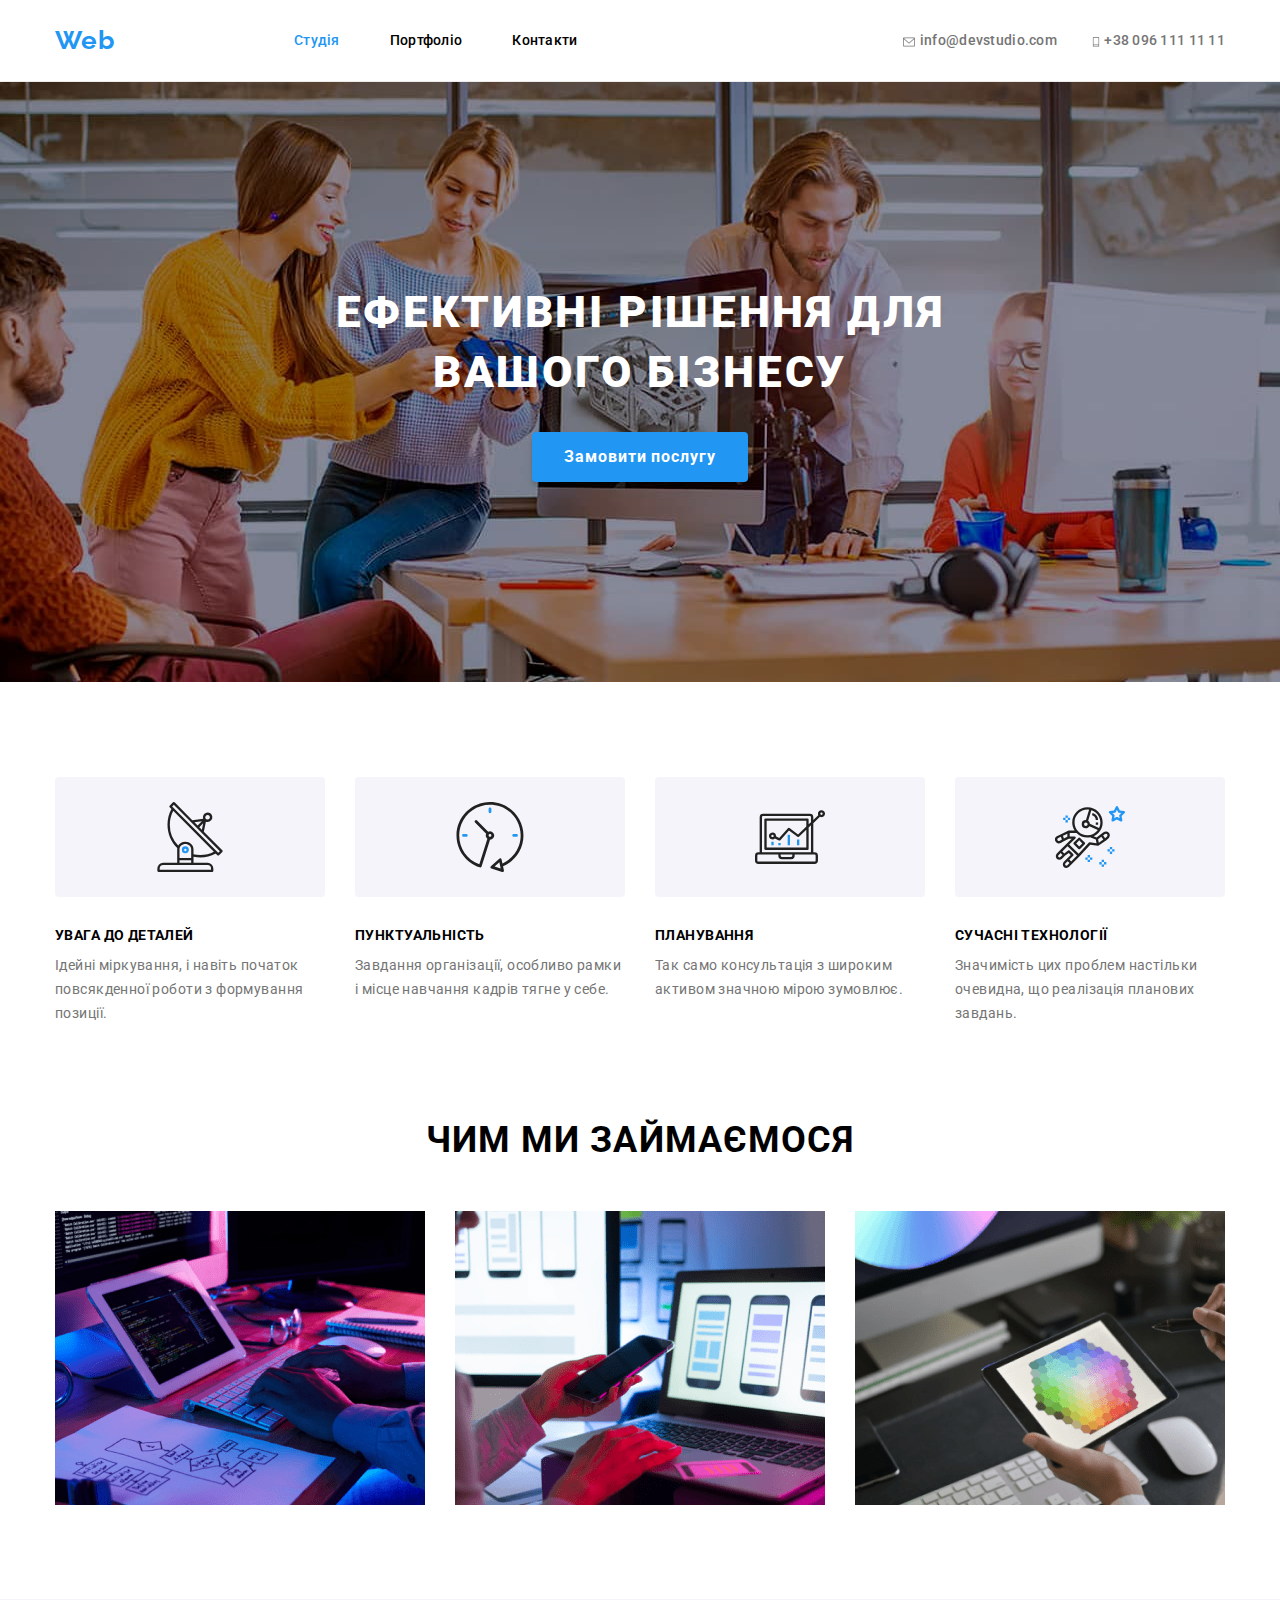
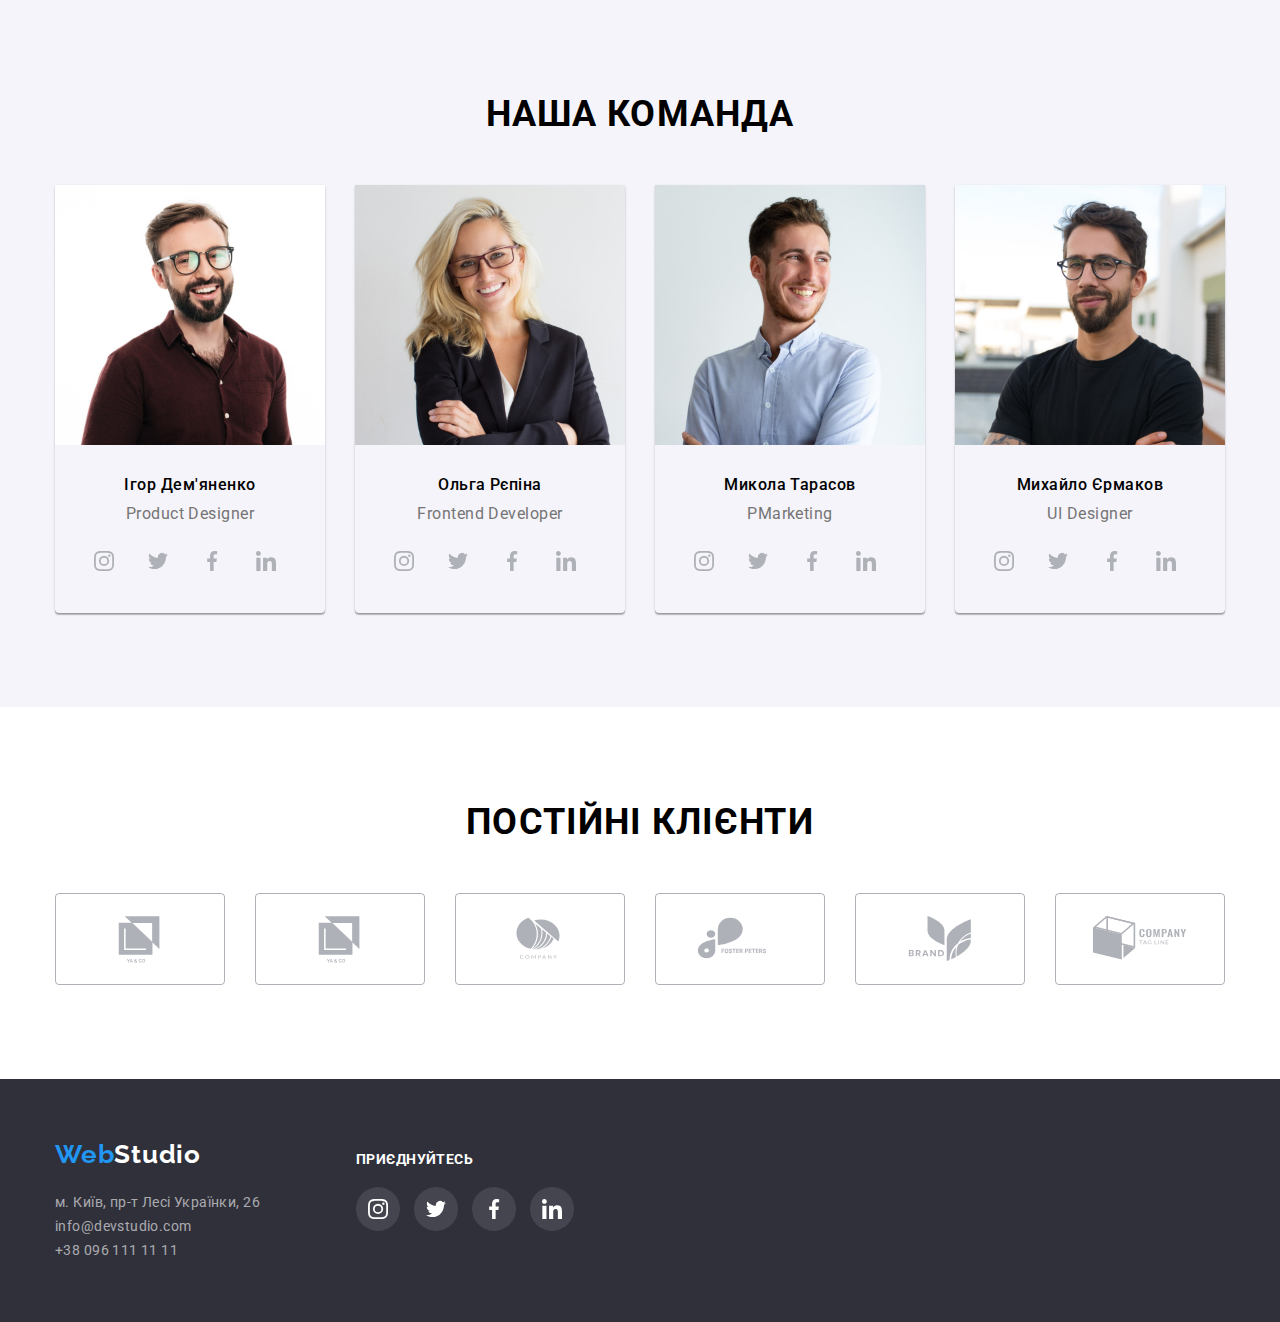
<file: index.html>
<!DOCTYPE html>
<html lang="ua">
<head>
    <meta charset="UTF-8">
    <meta http-equiv="X-UA-Compatible" content="IE=edge">
    <meta name="viewport" content="width=device-width, initial-scale=1.0">
    <title>Студія</title>
    <link rel="stylesheet" href="./css/main.css">
    <link rel="stylesheet" href="./css/reset.css">
</head>
<body>
    <header class="headerb">
        <div class="container">
            <div class="header">
                    <a href="#" class="logo"><span>Web</span>Studio</a>
                <nav class="header__list">
                    <ul>
                        <li><a href="#" class="active">Студія</a></li>
                        <li><a href="portfolio.html">Портфоліо</a></li>
                        <li><a href="#">Контакти</a></li>
                    </ul>
                </nav>
                <div class="header__contact">
                    <a href="info@devstudio.com">
                        <svg height="12px" width="16px" class="contact-icon">
                            <use href="./img/icons.svg#icon-sms">
                        </svg>
                        info@devstudio.com</a>
                    <a href="tel:+380961111111">
                        <svg height="16px" width="10px" class="contact-icon">
                            <use href="./img/icons.svg#icon-phone">
                        </svg>
                        +38 096 111 11 11</a>
                </div>
            </div>
        </div>
    </header>
    <main>
        <section class="service">
            <div class="container">
                <div class="servise__inside">
                    <h1 class="servise__text">Ефективні рішення для вашого бізнесу</h1>
                    <button type="button" class="servise__button">Замовити послугу</button>
                </div>  
            </div>
        </section>
        <section class="peculiarities">
            <div class="container">
                <ul class="peculiarities__list"> 
                    <li class="peculiarities__text">
                        <div class="peculiarities__text-icons">
                            <svg width="70" height="70" >
                                <use href="./img/icons.svg#icon-antenna"></use>
                            </svg>
                        </div>
                        <h3>УВАГА ДО ДЕТАЛЕЙ</h3>
                        <p>Ідейні міркування, і  навіть початок повсякденної роботи з формування позиції.</p>
                    </li>
                    <li class="peculiarities__text">
                        <div class="peculiarities__text-icons">
                            <svg width="70" height="70" >
                                <use href="./img/icons.svg#icon-clock"></use>
                            </svg>
                        </div>
                        <h3>ПУНКТУАЛЬНІСТЬ</h3>
                        <p>Завдання організації, особливо рамки і місце навчання кадрів тягне у себе.</p>
                    </li>
                    <li class="peculiarities__text">
                        <div class="peculiarities__text-icons">
                            <svg width="70" height="70" >
                                <use href="./img/icons.svg#icon-diagram"></use>
                            </svg>
                        </div>
                    <h3>ПЛАНУВАННЯ</h3>
                    <p>Так само консультація з широким активом значною мірою зумовлює.</p>
                    </li>
                    <li class="peculiarities__text">
                        <div class="peculiarities__text-icons">
                            <svg width="70" height="70" >
                                <use href="./img/icons.svg#icon-astronaut"></use>
                            </svg>
                        </div>
                        <h3>СУЧАСНІ ТЕХНОЛОГІЇ</h3>
                        <p>Значимість цих проблем настільки очевидна, що реалізація планових завдань. </p>
                    </li>
                </ul>
            </div>
        </section>
        <section class="doing">
            <div class="container">
                    <h2 class="doing__title">Чим ми займаємося</h2>
                    <div class="doing__photo">
                        <img src="./img/img-min.png" alt="Code">
                        <img src="./img/img2-min.png" alt="Adaptive">
                        <img src="./img/img3-min.png" alt="Adesign">
                </div>
            </div>
        </section>
        <section class="team">
            <div class="container">
                <h2 class="team__title">Наша команда</h2>
                <ul class="team__cards">
                    <li class="team__card">
                        <img src="./img/img-team-min.jpg" alt="Ігор">
                        <h3>Ігор Дем'яненко</h3>
                        <p>Product Designer</p>
                        <ul class="team__card-social">
                            <li>
                                <a href="#" class="team-icons">
                                    <svg  height="20px" width="20px">
                                        <use href="./img/icons.svg#icon-instagram"></use>
                                    </svg>
                                </a>
                            </li>
                            <li>
                                <a href="#" class="team-icons">
                                    <svg  height="20px" width="20px">
                                        <use href="./img/icons.svg#icon-twitter"></use>
                                    </svg>
                                </a>
                            </li>
                            <li>
                                <a href="#" class="team-icons">
                                    <svg  height="20px" width="20px">
                                        <use href="./img/icons.svg#icon-facebook"></use>
                                    </svg>
                                </a>
                            </li>
                            <li>
                                <a href="#" class="team-icons">
                                    <svg  height="20px" width="20px">
                                        <use href="./img/icons.svg#icon-linkedin"></use>
                                    </svg>
                                </a>
                            </li>
                        </ul>
                    </li>
                    <li class="team__card">
                        <img src="./img/img-team2-min.jpg" alt="Ольга">
                        <h3>Ольга Рєпіна</h3>
                        <p>Frontend Developer</p>
                        <ul class="team__card-social">
                            <li>
                                <a href="#" class="team-icons">
                                    <svg  height="20px" width="20px">
                                        <use href="./img/icons.svg#icon-instagram"></use>
                                    </svg>
                                </a>
                            </li>
                            <li>
                                <a href="#" class="team-icons">
                                    <svg  height="20px" width="20px">
                                        <use href="./img/icons.svg#icon-twitter"></use>
                                    </svg>
                                </a>
                            </li>
                            <li>
                                <a href="#" class="team-icons">
                                    <svg  height="20px" width="20px">
                                        <use href="./img/icons.svg#icon-facebook"></use>
                                    </svg>
                                </a>
                            </li>
                            <li>
                                <a href="#" class="team-icons">
                                    <svg  height="20px" width="20px">
                                        <use href="./img/icons.svg#icon-linkedin"></use>
                                    </svg>
                                </a>
                            </li>
                        </ul>
                    </li>
                    <li class="team__card">
                        <img src="./img/img-team3-min.jpg" alt=">Микола">
                        <h3>Микола Тарасов</h3>
                        <p>PMarketing</p>
                        <ul class="team__card-social">
                            <li>
                                <a href="#" class="team-icons">
                                    <svg  height="20px" width="20px">
                                        <use href="./img/icons.svg#icon-instagram"></use>
                                    </svg>
                                </a>
                            </li>
                            <li>
                                <a href="#" class="team-icons">
                                    <svg  height="20px" width="20px">
                                        <use href="./img/icons.svg#icon-twitter"></use>
                                    </svg>
                                </a>
                            </li>
                            <li>
                                <a href="#" class="team-icons">
                                    <svg  height="20px" width="20px">
                                        <use href="./img/icons.svg#icon-facebook"></use>
                                    </svg>
                                </a>
                            </li>
                            <li>
                                <a href="#" class="team-icons">
                                    <svg  height="20px" width="20px">
                                        <use href="./img/icons.svg#icon-linkedin"></use>
                                    </svg>
                                </a>
                            </li>
                        </ul>
                    </li>
                    <li class="team__card">
                        <img src="./img/img-team4-min.jpg" alt="Михайло">
                        <h3>Михайло Єрмаков</h3>
                        <p>UI Designer</p>
                        <ul class="team__card-social">
                            <li>
                                <a href="#" class="team-icons">
                                    <svg  height="20px" width="20px">
                                        <use href="./img/icons.svg#icon-instagram"></use>
                                    </svg>
                                </a>
                            </li>
                            <li>
                                <a href="#" class="team-icons">
                                    <svg  height="20px" width="20px">
                                        <use href="./img/icons.svg#icon-twitter"></use>
                                    </svg>
                                </a>
                            </li>
                            <li>
                                <a href="#" class="team-icons">
                                    <svg  height="20px" width="20px">
                                        <use href="./img/icons.svg#icon-facebook"></use>
                                    </svg>
                                </a>
                            </li>
                            <li>
                                <a href="#" class="team-icons">
                                    <svg  height="20px" width="20px">
                                        <use href="./img/icons.svg#icon-linkedin"></use>
                                    </svg>
                                </a>
                            </li>
                        </ul>
                    </li>
                </ul>
            </div>
        </section>
        <section class="clients">
            <div class="container">
                <h2 class="clients__title">Постійні клієнти</h2>
                <ul class="clients__list">
                    <li class="clients__list-item">
                        <a href="#">
                            <svg width="106" height="60">
                                <use href="./img/symbol-defs.svg#icon-cp1">
                            </svg>
                        </a>
                    </li>
                    <li class="clients__list-item">
                        <a href="#">
                            <svg width="106" height="60">
                                <use href="./img/symbol-defs.svg#icon-cp2">
                            </svg>
                        </a>
                    </li>
                    <li class="clients__list-item">
                        <a href="#">
                            <svg width="106" height="60">
                                <use href="./img/symbol-defs.svg#icon-cp3">
                            </svg>
                        </a>
                    </li>
                    <li class="clients__list-item">
                        <a href="#">
                            <svg width="106" height="60">
                                <use href="./img/symbol-defs.svg#icon-cp4">
                            </svg>
                        </a>
                    </li>
                    <li class="clients__list-item">
                        <a href="#">
                            <svg width="106" height="60">
                                <use href="./img/symbol-defs.svg#icon-cp5">
                            </svg>
                        </a>
                    </li>
                    <li class="clients__list-item">
                        <a href="#">
                            <svg width="106" height="60">
                                <use href="./img/symbol-defs.svg#icon-cp6">
                            </svg>
                        </a>
                    </li>
                </ul>
            </div>
        </section>
        <footer>
            <div class="container row">
                    <div class="footer__wrapper">
                        <a href="./index.html" class="logo"><span>Web</span>Studio</a>
                        <address>
                        <ul class="footer__list">
                            <li><a href="https://www.google.com/maps/place/бул.+Леси+Украинки,+26,+Киев,+02000/@50.4265807,30.5361918,17z/data=!3m1!4b1!4m5!3m4!1s0x40d4cf0e033ecbe9:0x57a4dffefec77da0!8m2!3d50.4265807!4d30.5383858"><span>м. Київ, пр-т Лесі Українки, 26</span></a></li>
                            <li><a href="info@devstudio.com">info@devstudio.com</a></li>
                            <li><a href="tel:+38 096 111 11 11">+38 096 111 11 11</a></li>
                        </ul>
                    </div>
                    <div class="footer__icons">
                        <p>приєднуйтесь</p>
                        <ul class="footer__icons-list">
                            <li>
                                <a href="#" >
                                    <svg  height="20px" width="20px">
                                        <use href="./img/icons.svg#icon-instagram"></use>
                                    </svg>
                                </a>
                            </li>
                            <li>
                                <a href="#" >
                                    <svg  height="20px" width="20px">
                                        <use href="./img/icons.svg#icon-twitter"></use>
                                    </svg>
                                </a>
                            </li>
                            <li>
                                <a href="#">
                                    <svg  height="20px" width="20px">
                                        <use href="./img/icons.svg#icon-facebook"></use>
                                    </svg>
                                </a>
                            </li>
                            <li>
                                <a href="#">
                                    <svg  height="20px" width="20px">
                                        <use href="./img/icons.svg#icon-linkedin"></use>
                                    </svg>
                                </a>
                            </li>
                        </ul>
                    </div>
                </div>
            </div>
        </footer>
    </main>
</body>
</html>
</file>
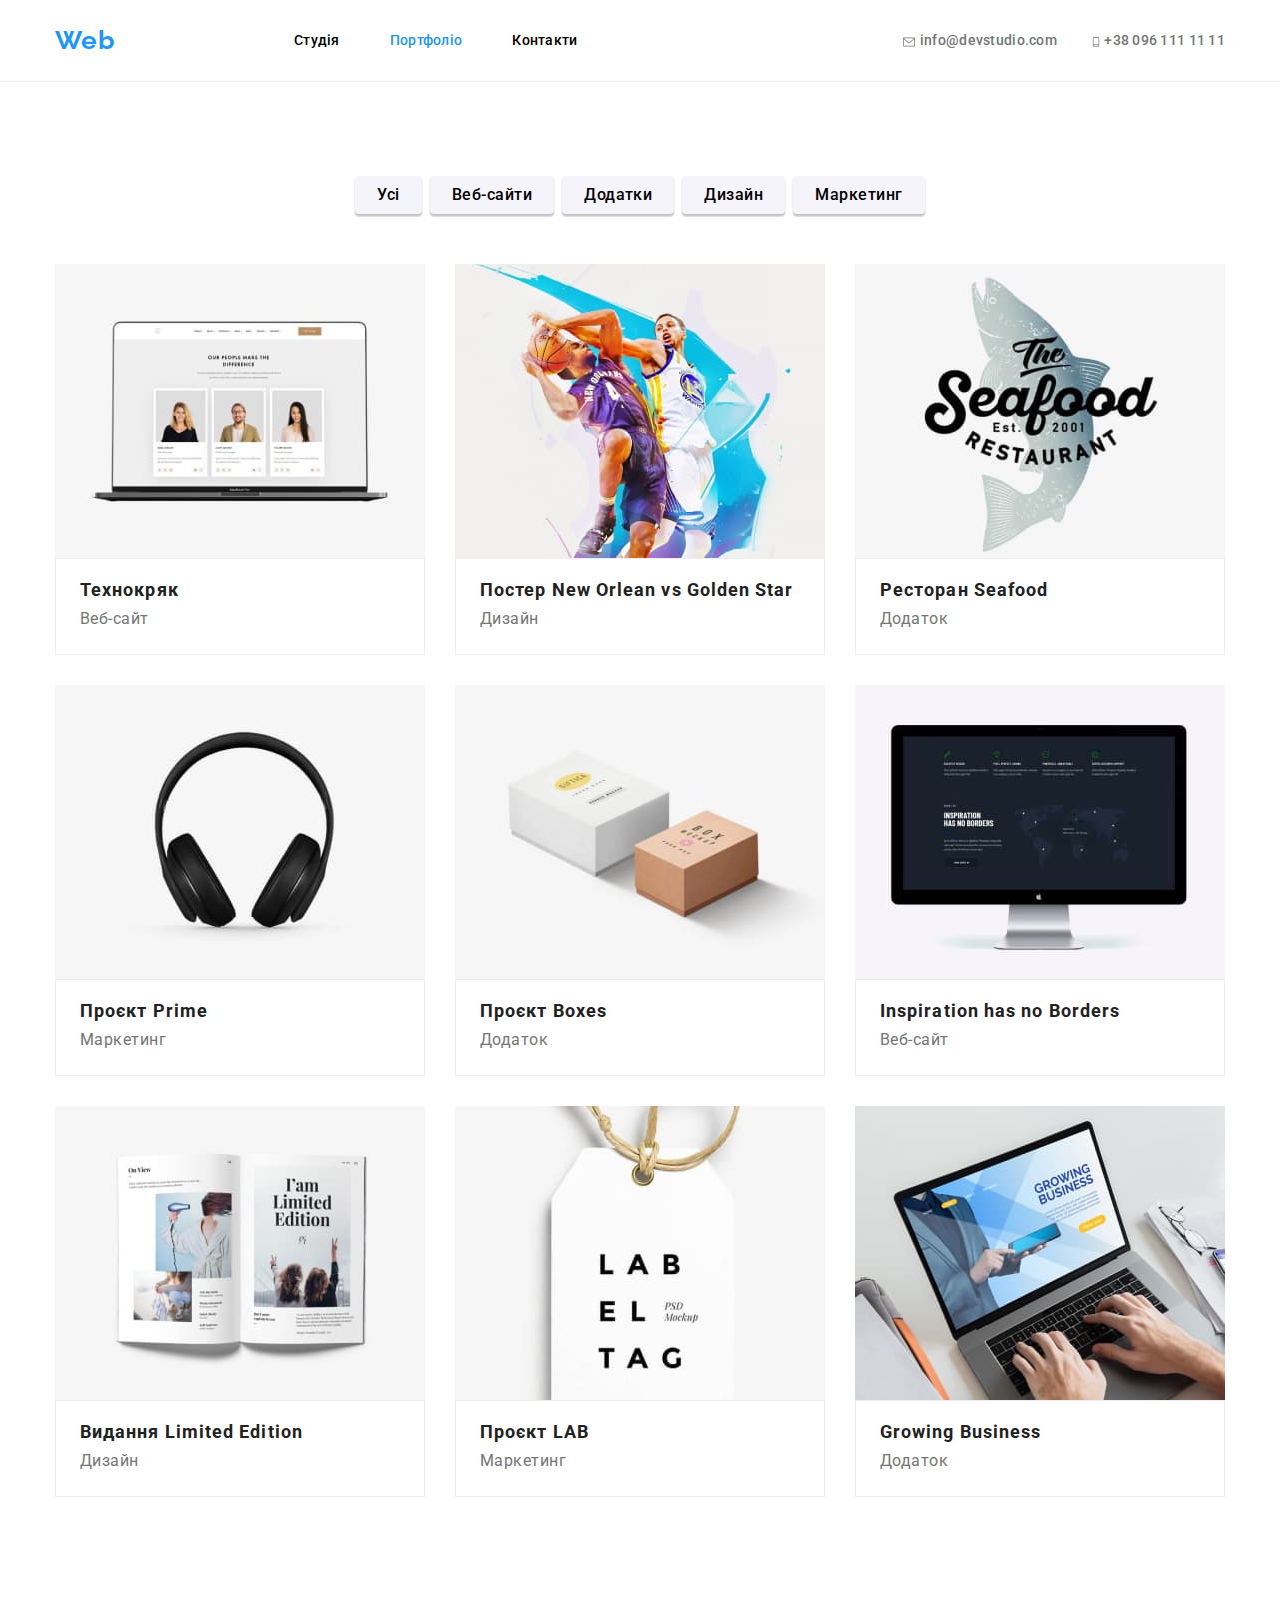
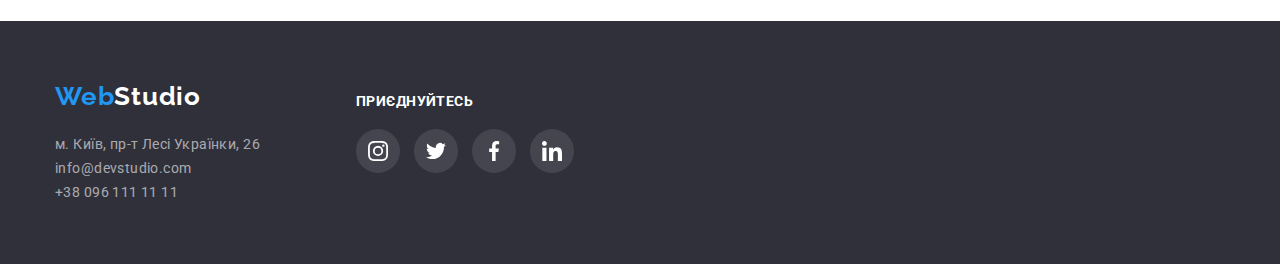
<file: portfolio.html>
<!DOCTYPE html>
<html lang="ua">
<head>
    <meta charset="UTF-8">
    <meta http-equiv="X-UA-Compatible" content="IE=edge">
    <meta name="viewport" content="width=device-width, initial-scale=1.0">
    <title>Студія</title>
    <link rel="stylesheet" href="./css/main.css">
    <link rel="stylesheet" href="./css/reset.css">
</head>
<body>
    <header class="headerb">
        <div class="container">
            <div class="header">
                    <a href="#" class="logo"><span>Web</span>Studio</a>
                <nav class="header__list">
                    <ul>
                        <li><a href="./index.html" >Студія</a></li>
                        <li><a href="№" class="active">Портфоліо</a></li>
                        <li><a href="#">Контакти</a></li>
                    </ul>
                </nav>
                <div class="header__contact">
                    <a href="info@devstudio.com">
                        <svg height="12px" width="16px" class="contact-icon">
                            <use href="./img/icons.svg#icon-sms">
                        </svg>
                        info@devstudio.com</a>
                    <a href="tel:+380961111111">
                        <svg height="16px" width="10px" class="contact-icon">
                            <use href="./img/icons.svg#icon-phone">
                        </svg>
                        +38 096 111 11 11</a>
                </div>
            </div>
        </div>
    </header>
    <main>
        <section class="portfolio">
            <div class="container">
                <ul class="portfolio__filters" >
                    <li><button type="button" class="active">Усі</button></li>
                    <li><button type="button">Веб-сайти</button></li>
                    <li><button type="button">Додатки</button></li>
                    <li><button type="button">Дизайн</button></li>
                    <li><button type="button">Маркетинг</button></li>
                </ul>
                <ul class="portfolio__projects">
                    <li class="project"><a href="#">
                        <img src="./img/tehnokryak.jpg" alt="Технокряк" class="project__img">
                        <div class="project__text">
                            <h2 class="">Технокряк</h2>
                            <p class="">Веб-сайт</p>
                        </div></a>
                    </li>
                    <li class="project"><a href="#">
                        <img src="./img/Poster.jpg" alt="Постер" class="project__img">
                        <div class="project__text">
                            <h2 class="">Постер New Orlean vs Golden Star</h2>
                            <p class="">Дизайн</p>
                        </div></a>
                    </li>
                    <li class="project"><a href="#">
                        <img src="./img/Restoran.jpg" alt="Ресторан" class="project__img">
                        <div class="project__text">
                            <h2 class="">Ресторан Seafood</h2>
                            <p class="">Додаток</p>
                        </div></a>
                    </li>
                    <li class="project"><a href="#">
                        <img src="./img/Prime.jpg" alt="Prime" class="project__img">
                        <div class="project__text">
                            <h2 class="">Проєкт Prime</h2>
                            <p class="">Маркетинг</p>
                        </div></a>
                    </li>
                    <li class="project"><a href="#">
                        <img src="./img/Boxes.jpg" alt="Boxes" class="project__img">
                        <div class="project__text">
                            <h2 class="">Проєкт Boxes</h2>
                            <p class="">Додаток</p>
                        </div></a>
                    </li>
                    <li class="project"><a href="#">
                        <img src="./img/Inspiration.jpg" alt="Inspiration" class="project__img">
                        <div class="project__text">
                            <h2 class="">Inspiration has no Borders</h2>
                            <p class="">Веб-сайт</p>
                        </div></a>
                    </li>
                    <li class="project"><a href="#">
                        <img src="./img/Vidannya.jpg" alt="Vidannya" class="project__img">
                        <div class="project__text">
                            <h2 class="">Видання Limited Edition</h2>
                            <p class="">Дизайн</p>
                        </div></a>
                    </li>
                    <li class="project"><a href="#">
                        <img src="./img/LAB.jpg" alt="LAB" class="project__img">
                        <div class="project__text">
                            <h2 class="">Проєкт LAB</h2>
                            <p class="">Маркетинг</p>
                        </div></a>
                    </li>
                    <li class="project"><a href="#">
                        <img src="./img/Growing.jpg" alt="Growing" class="project__img">
                        <div class="project__text">
                            <h2 class="">Growing Business</h2>
                            <p class="">Додаток</p></a>
                        </div></a>
                    </li>
                </ul>
            </div>
        </section>
    </main>
    <footer>
        <div class="container row">
                <div class="footer__wrapper">
                    <a href="./index.html" class="logo"><span>Web</span>Studio</a>
                    <address>
                    <ul class="footer__list">
                        <li><a href="https://www.google.com/maps/place/бул.+Леси+Украинки,+26,+Киев,+02000/@50.4265807,30.5361918,17z/data=!3m1!4b1!4m5!3m4!1s0x40d4cf0e033ecbe9:0x57a4dffefec77da0!8m2!3d50.4265807!4d30.5383858"><span>м. Київ, пр-т Лесі Українки, 26</span></a></li>
                        <li><a href="info@devstudio.com">info@devstudio.com</a></li>
                        <li><a href="tel:+38 096 111 11 11">+38 096 111 11 11</a></li>
                    </ul>
                </div>
                <div class="footer__icons">
                    <p>приєднуйтесь</p>
                    <ul class="footer__icons-list">
                        <li>
                            <a href="#" >
                                <svg  height="20px" width="20px">
                                    <use href="./img/icons.svg#icon-instagram"></use>
                                </svg>
                            </a>
                        </li>
                        <li>
                            <a href="#" >
                                <svg  height="20px" width="20px">
                                    <use href="./img/icons.svg#icon-twitter"></use>
                                </svg>
                            </a>
                        </li>
                        <li>
                            <a href="#">
                                <svg  height="20px" width="20px">
                                    <use href="./img/icons.svg#icon-facebook"></use>
                                </svg>
                            </a>
                        </li>
                        <li>
                            <a href="#">
                                <svg  height="20px" width="20px">
                                    <use href="./img/icons.svg#icon-linkedin"></use>
                                </svg>
                            </a>
                        </li>
                    </ul>
                </div>
            </div>
        </div>
    </footer>
</body>
</html>
</file>
<file: css/main.css>
@import url('https://fonts.googleapis.com/css2?family=Raleway:wght@700&family=Roboto:wght@400;500;700;900&display=swap');

:root{
    --actcolor: #2196F3;
    --maincolor: #000000;
    --secondcolor: #757575;
    --foocolor:#2F303A;
    --bgcbutton: #F5F4FA;
    --whitecolor: #ffffff;
    --coiortextport: #212121;


}
body{  
    font-family: "Roboto", sans-serif;
    background-color:  #ffffff;
    color: var(--maincolor);
}
.container{
    max-width: 1200px;
    width: 100%;
    padding: 0 15px;
    margin: 0 auto;
}
.row{
    flex-wrap: wrap;
    display: flex;
}

/* HEADER */
.header{
    display: flex;
    align-items: center;
    position: relative;
    padding: 25px 0 25px;
}
.headerb{
    border-bottom: 1px solid #ECECEC;
}

.logo{
    font-family: 'Raleway';
    font-weight: 700;
    font-size: 26px;
    line-height: 1.19;
    letter-spacing: 0.03em;
    padding-right: 93px;
    text-decoration: none;
    color: var( --whitecolor);
}


.logo span{
    color: var(--actcolor);
}

/* HEADER LIST */
.header__list ul{
    display: flex;
    column-gap: 50px;
}

.header__list a{
    color: #000000;
    text-decoration: none;
    font-family: 'Roboto';
    font-style: normal;
    font-weight: 500;
    font-size: 14px;
    line-height: 16px;
    letter-spacing: 0.02em;
}

.header__list a.active,
.header__list a:hover {
    color: var(--actcolor);
}


/* HEADER FEEDBACK */
.header__contact{
    position: absolute;
    right: 0;
    justify-items: center;
}

.header__contact a{
    color: var(--secondcolor);
    text-decoration: none;
    font-family: 'Roboto';
    font-style: normal;
    font-weight: 500;
    font-size: 14px;
    line-height: 16px;
    letter-spacing: 0.02em;
    margin-right: 30px; 
}
.header__contact a:last-child{
    margin-right: 0px;
}
.contact-icon{
    fill: currentColor;
    vertical-align: middle;

}


.header__contact a:hover {
    color: var(--actcolor);
}

/* SERVICE */
.service{
    width: 100%;
    background-color: var(--foocolor);
    display: flex;
    background-image: url(/img/Iemg.jpg);
    background-size: cover;
    background-position: center;
    background-repeat: no-repeat;
}

.servise__inside{
    max-width: 700px;
    text-align: center;
    margin: 0 auto; 
    padding: 200px 0 200px;
}
.servise__text{
    font-family: 'Roboto';
    font-style: normal;
    font-weight: 900;
    font-size: 44px;
    line-height: 60px;
    text-align: center;
    letter-spacing: 0.06em;
    text-transform: uppercase;
    color:  var(--whitecolor) ;

    padding-bottom: 30px;
    width: 100%;
}
.servise__button{
    background: var(--actcolor);
    box-shadow: 0px 4px 4px rgba(0, 0, 0, 0.15);
    border-radius: 4px;
    width: 216px;
    height: 50px;
    border: 0;
    font-family: 'Roboto';
    font-style: normal;
    font-weight: 700;
    font-size: 16px;
    line-height: 30px;

    letter-spacing: 0.06em;
    border: transparent;
    color: var(--whitecolor);
}
.servise__button:hover,
.servise__button:focus{
    background-color: #188CE8;
}

/* peculiarities */
.peculiarities{
    padding-top: 95px;
    padding-bottom: 94px;
    align-items: center;
}

.peculiarities__list{
    display: flex;
    justify-content: center;
    column-gap: 30px;
}
.peculiarities__list li{
    list-style: none;
    display: inline-block;
    max-width: 270px;
}
.peculiarities__text h3{
    font-family: 'Roboto';
    font-style: normal;
    font-weight: 700;
    font-size: 14px;
    line-height: 16px;
    letter-spacing: 0.03em;
    text-transform: uppercase;
    padding-bottom: 10px;
}
.peculiarities__text p{
    font-family: 'Roboto';
    font-style: normal;
    font-weight: 400;
    font-size: 14px;
    line-height: 24px;

    letter-spacing: 0.03em;
    color: var(--secondcolor);
}
.peculiarities__text-icons{
    display: flex;
    justify-content: center;
    align-items: center;
    background: #F5F4FA;
    border-radius: 4px;
    width: 270px;
    height: 120px;
    margin-bottom: 30px;
}


/* DOING */

.doing{
    padding-bottom: 94px;
}

.doing__title{
    color: var(--maincolor);
    font-family: 'Roboto';
    font-style: normal;
    font-weight: 700;
    font-size: 36px;
    line-height: 42px;
    letter-spacing: 0.03em;
    text-align: center;
}

.doing__photo{
    padding-top: 50px;
    display: flex;
    justify-content: center;
    align-items: center;
    column-gap: 30px;
}
.doing__photo img{
    width: 370px;
    height: 294px;
}



/* TEAM */

.team{
    background-color: #F5F4FA;
}
.team__title{
    padding-top: 94px;
    text-align: center;

    font-family: 'Roboto';
    font-style: normal;
    font-weight: 700;
    font-size: 36px;
    line-height: 42px;
    letter-spacing: 0.03em;
}
.team__cards{
    display: flex;
    justify-content: center;
    column-gap: 30px;
    padding: 50px 0 94px;

}
.team__card{
    box-shadow: 0px 1px 3px rgba(0, 0, 0, 0.12), 0px 1px 1px rgba(0, 0, 0, 0.14), 0px 2px 1px rgba(0, 0, 0, 0.2);
    border-radius: 0px 0px 4px 4px;
    list-style: none;
    width: 270px;
    display: inline-block;

}
.team__card img{
    width: 270px;
    height: 260px;
}
.team__card h3{
    font-family: 'Roboto';
    font-style: normal;
    font-weight: 500;
    font-size: 16px;
    line-height: 19px;
    text-align: center;
    letter-spacing: 0.03em;
    padding: 30px 0 10px;
    text-transform: none;
}
.team__card p{
    font-family: 'Roboto';
    font-style: normal;
    font-weight: 400;
    font-size: 16px;
    line-height: 19px;
    text-align: center;
    letter-spacing: 0.03em;
    color:var(--secondcolor)
}
.team__card-social{
    display:flex;  
    justify-content: center;
    padding-top: 16px;
    padding-bottom: 30px;
}
.team__card-social li{
    align-items: center;
    width: 44px;
    height: 44px;
    margin-right: 10px;
}
.team__card-social a{
    display: inline-block;
    width: 100%;
    height: 100%;
    display: flex;
    justify-content: center;
    align-items: center;
    border-radius: 50%;
    color: #AFB1B8;
}

.team-icons:hover,
.team-icons:focus{
    background-color: var(--actcolor);
    color: var(--whitecolor);
}


/* CLIENTS */
.clients{
    margin: 94px 0 94px 0;

}
.clients__title{
    padding-bottom: 50px;

    font-family: 'Roboto';
    font-style: normal;
    font-weight: 700;
    font-size: 36px;
    line-height: 42px;
    text-align: center;
    letter-spacing: 0.03em;
}
.clients__list{
    display: flex;
    justify-content: center;
    list-style: none;

    column-gap: 30px;
}
.clients__list-item{
    width: 170px;
    height: 92px;
    
}
.clients__list-item a{
    width: 100%;
    height: 100%;

    display: flex;
    align-items: center;
    justify-content: center;

    border: 1px solid #AFB1B8;
    border-radius: 4px;
    color: #AFB1B8;
}
.clients__list-item a:hover,
.clients__list-item a:focus{
    border: 1px solid var(--actcolor);
    border-radius: 4px;
    color: var(--actcolor);
}



/* FOOTER */
footer{
    background-color: var(--foocolor);
    padding-top: 60px;
    padding-bottom: 60px;
    display: flex;
}

.footer__wrapper{
    width: 231px;
}
.footer__list{
    padding-top: 20px;
}
.footer__list a {
    font-family: 'Roboto';
    font-style: normal;
    font-weight: 400;
    font-size: 14px;
    line-height: 24px;
    letter-spacing: 0.03em;
    color: rgba(255, 255, 255, 0.6);
    text-decoration: none;
    margin-bottom: 9px;
}
.footer__list a:last-child{
    margin-bottom: 0;
}





.footer__icons{
    padding-top: 12px;
}
.footer__icons{
    margin-left: 70px;
}
.footer__icons p{
    font-family: 'Roboto';
    font-style: normal;
    font-weight: 700;
    font-size: 14px;
    line-height: 16px;
    letter-spacing: 0.03em;
    text-transform: uppercase;
    color: var(--whitecolor);
}
.footer__icons-list{
    padding-top: 20px;
}
.footer__icons-list li{
    display: inline-block;
    align-items: center;
    width: 44px;
    height: 44px;
    margin-right: 10px;
}
.footer__icons-list a{
    width: 100%;
    height: 100%;
    display: flex;
    justify-content: center;
    align-items: center;
    border-radius: 50%;
    color: var(--whitecolor);
    background: rgba(255, 255, 255, 0.1);
}
.footer__icons-list a:hover,
.footer__icons-list a:focus{
    background-color: var(--actcolor);
}







/* PORTFOLIO */

.portfolio{
    margin: 94px 0 94px;
}

.portfolio__filters{
    list-style: none;
    display: flex;
    justify-content: center;
    column-gap: 8px;
}
.portfolio__filters li{
    display: inline-block;
    list-style: none;
}
.portfolio__filters button{
    border-radius: 4px;
    background-color: var(--bgcbutton);
    color: var(--maincolor);
    font-family: 'Roboto';
    font-style: normal;
    font-weight: 500;
    font-size: 16px;
    line-height: 26px;
    padding: 6px 22px;

    text-align: center;
    letter-spacing: 0.03em;

    box-shadow: 0px 3px 1px rgba(0, 0, 0, 0.1), 0px 1px 2px rgba(0, 0, 0, 0.08), 0px 2px 2px rgba(0, 0, 0, 0.12);
    border-radius: 4px;
    cursor: pointer;
    border: transparent;
}
.portfolio__filters button:hover,
.portfolio__filters button:focus{
    box-shadow: 0px 3px 1px rgba(0, 0, 0, 0.1), 0px 1px 2px rgba(0, 0, 0, 0.08), 0px 2px 2px rgba(0, 0, 0, 0.12);
    border-radius: 4px;
    background-color: var(--actcolor);
    color: var(--whitecolor);
}

.portfolio__projects{
    padding-top: 50px;
    display: flex;
    flex-wrap: wrap;
}

.project{
    width: 370px;
    margin-right: 30px;
    margin-bottom: 30px;
}
.project:hover,
.project:focus{
    border: 1px solid #EEEEEE;
    box-shadow: 0px 1px 1px rgba(0, 0, 0, 0.12), 0px 4px 4px rgba(0, 0, 0, 0.06), 1px 4px 6px rgba(0, 0, 0, 0.16);
}

.project:nth-child(3n){
    margin-right: 0;
}


.project__text{
    padding: 20px 24px ;
    border: 1px solid #EEEEEE;

}

.project__text h2{
    font-family: 'Roboto';
    font-style: normal;
    font-weight: 700;
    font-size: 18px;

    letter-spacing: 0.06em;
    
    color:  var(--coiortextport);
    text-transform: none;

}
.project__text p{
    font-family: 'Roboto';
    font-style: normal;
    font-weight: 400;
    font-size: 16px;
    line-height: 30px;
    
    letter-spacing: 0.03em;
    
    color: var(--secondcolor);

    padding-top: 4px;
}
</file>
